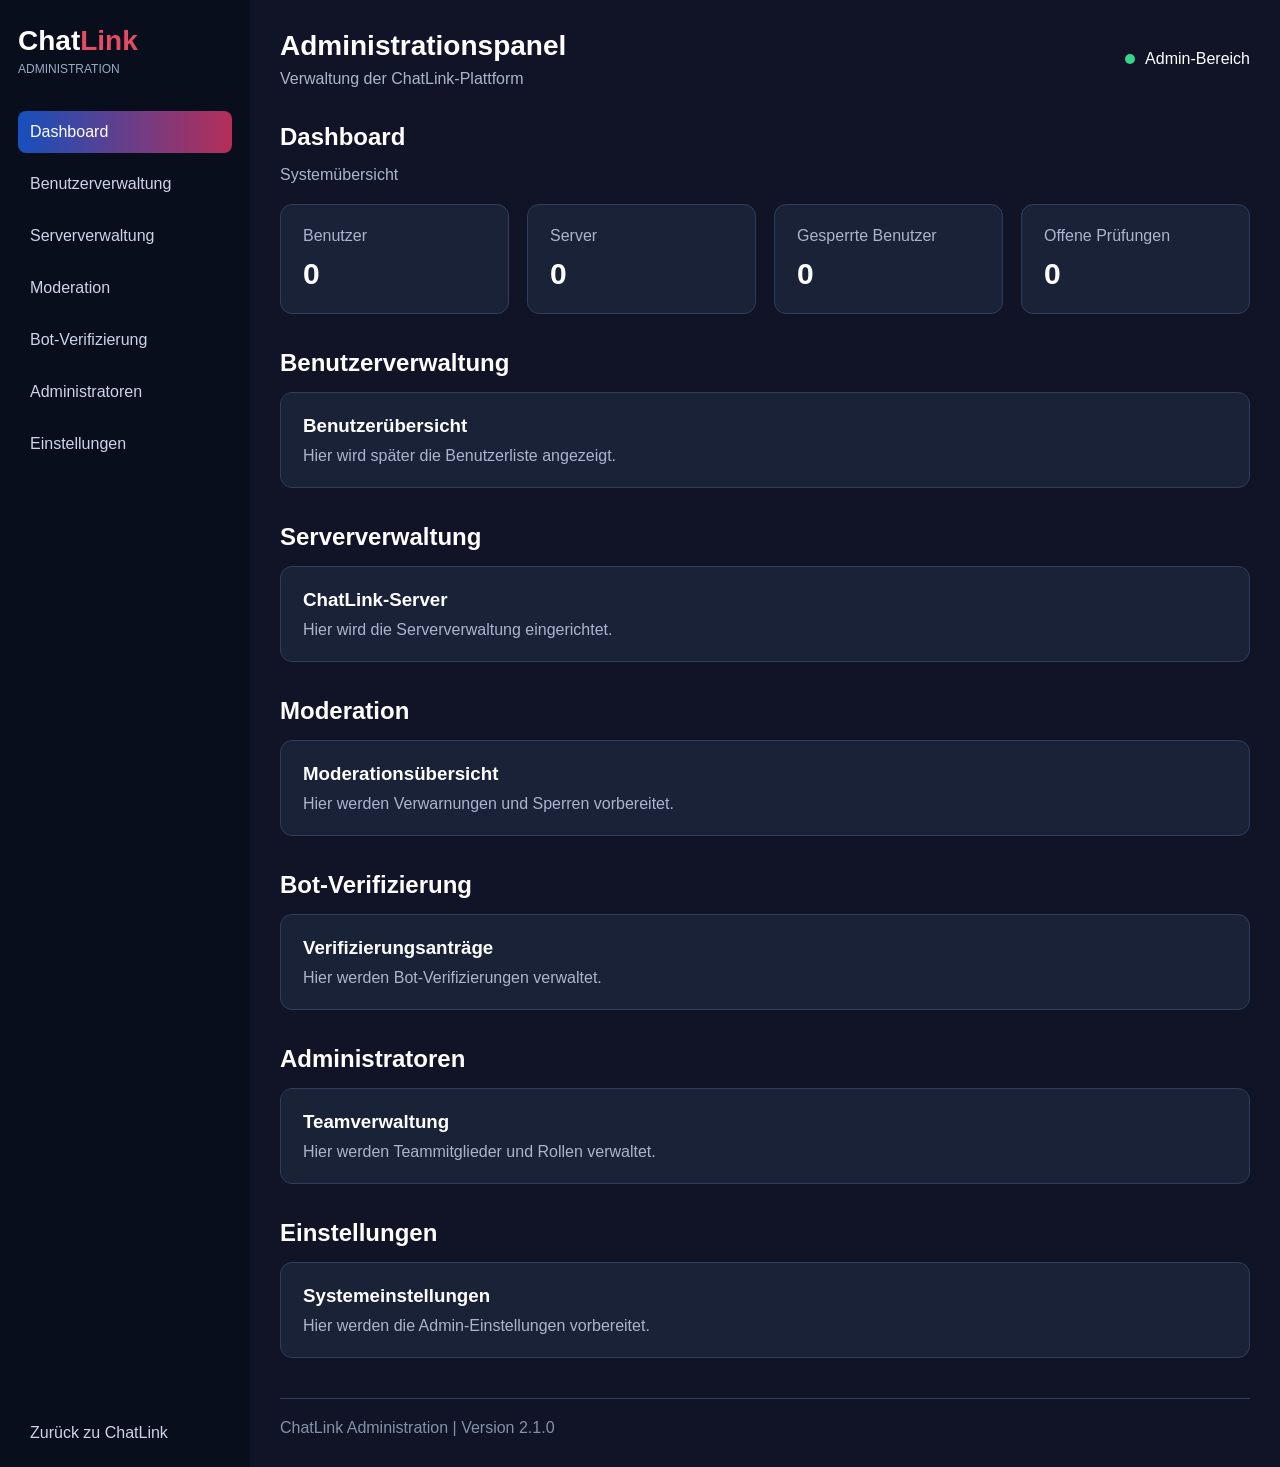
<file: admin/admin.html>
<!DOCTYPE html>
<html lang="de">
<head>
    <meta charset="UTF-8">
    <meta name="viewport" content="width=device-width, initial-scale=1.0">
    <meta name="description" content="ChatLink Administrationspanel">

    <title>ChatLink | Admin Panel</title>

    <link rel="stylesheet" href="admin.css">
    <script src="admin.js" defer></script>
</head>

<body>
    <div class="admin-layout">

        <aside class="sidebar">
            <div class="logo">
                <h2>Chat<span>Link</span></h2>
                <p>ADMINISTRATION</p>
            </div>

            <nav aria-label="Administrationsnavigation">
                <a href="#dashboard" class="active">Dashboard</a>
                <a href="#users">Benutzerverwaltung</a>
                <a href="#servers">Serververwaltung</a>
                <a href="#moderation">Moderation</a>
                <a href="#verification">Bot-Verifizierung</a>
                <a href="#admins">Administratoren</a>
                <a href="#settings">Einstellungen</a>
            </nav>

            <div class="sidebar-bottom">
                <a href="../index.html">Zurück zu ChatLink</a>
            </div>
        </aside>

        <main class="main-content">

            <header class="topbar">
                <div>
                    <h1>Administrationspanel</h1>
                    <p>Verwaltung der ChatLink-Plattform</p>
                </div>

                <div class="admin-profile">
                    <span class="admin-indicator"></span>
                    <span>Admin-Bereich</span>
                </div>
            </header>

            <section id="dashboard" class="section">
                <h2>Dashboard</h2>
                <p>Systemübersicht</p>

                <div class="stats-grid">
                    <article class="stat-card">
                        <p>Benutzer</p>
                        <h3 id="userCount">0</h3>
                    </article>

                    <article class="stat-card">
                        <p>Server</p>
                        <h3 id="serverCount">0</h3>
                    </article>

                    <article class="stat-card">
                        <p>Gesperrte Benutzer</p>
                        <h3 id="bannedCount">0</h3>
                    </article>

                    <article class="stat-card">
                        <p>Offene Prüfungen</p>
                        <h3 id="verificationCount">0</h3>
                    </article>
                </div>
            </section>

            <section id="users" class="section">
                <h2>Benutzerverwaltung</h2>
                <div class="content-card">
                    <h3>Benutzerübersicht</h3>
                    <p>Hier wird später die Benutzerliste angezeigt.</p>
                </div>
            </section>

            <section id="servers" class="section">
                <h2>Serververwaltung</h2>
                <div class="content-card">
                    <h3>ChatLink-Server</h3>
                    <p>Hier wird die Serververwaltung eingerichtet.</p>
                </div>
            </section>

            <section id="moderation" class="section">
                <h2>Moderation</h2>
                <div class="content-card">
                    <h3>Moderationsübersicht</h3>
                    <p>Hier werden Verwarnungen und Sperren vorbereitet.</p>
                </div>
            </section>

            <section id="verification" class="section">
                <h2>Bot-Verifizierung</h2>
                <div class="content-card">
                    <h3>Verifizierungsanträge</h3>
                    <p>Hier werden Bot-Verifizierungen verwaltet.</p>
                </div>
            </section>

            <section id="admins" class="section">
                <h2>Administratoren</h2>
                <div class="content-card">
                    <h3>Teamverwaltung</h3>
                    <p>Hier werden Teammitglieder und Rollen verwaltet.</p>
                </div>
            </section>

            <section id="settings" class="section">
                <h2>Einstellungen</h2>
                <div class="content-card">
                    <h3>Systemeinstellungen</h3>
                    <p>Hier werden die Admin-Einstellungen vorbereitet.</p>
                </div>
            </section>

            <footer>
                <p>ChatLink Administration | Version 2.1.0</p>
            </footer>

        </main>
    </div>
</body>
</html>
</file>
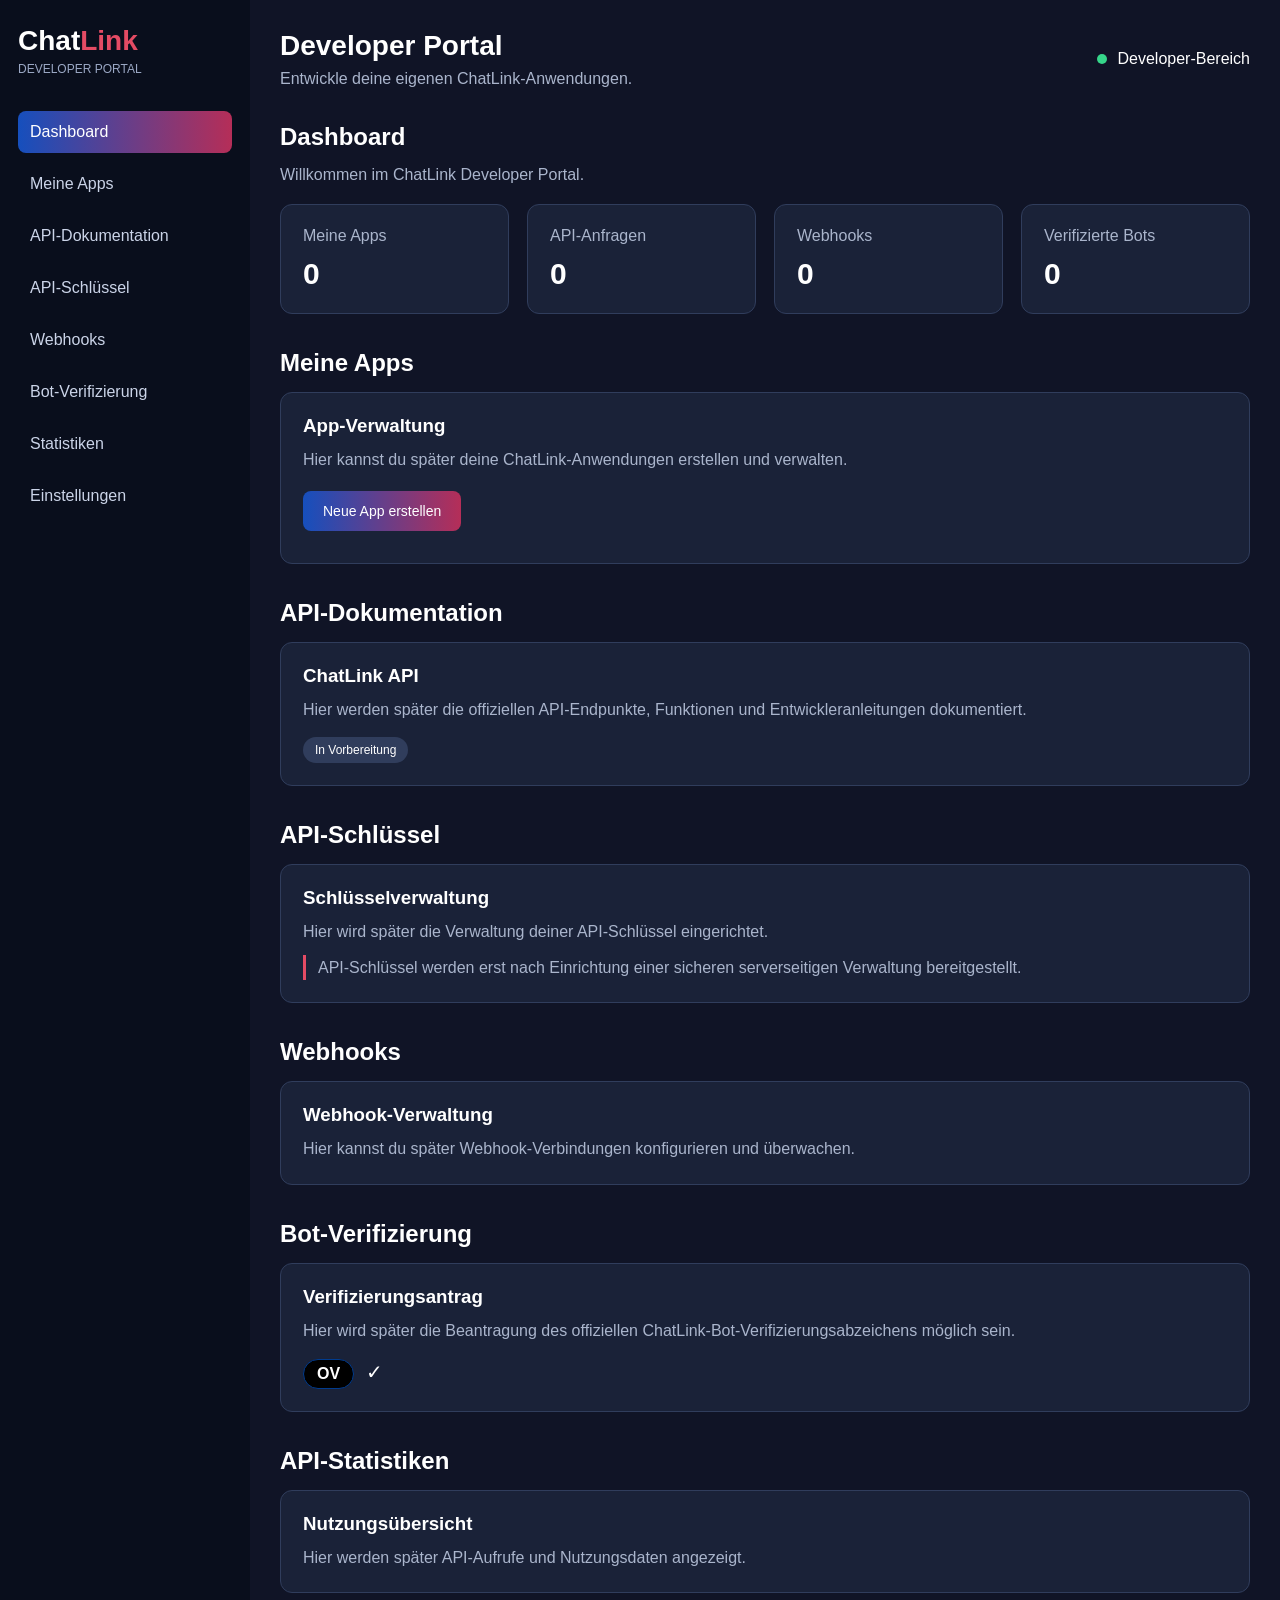
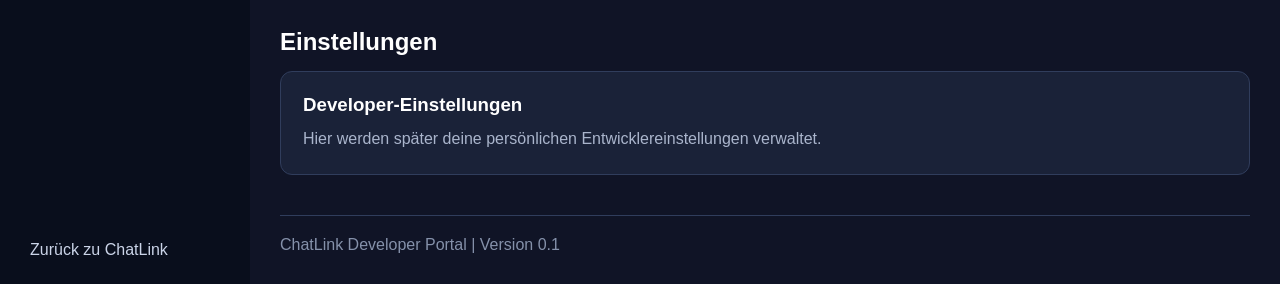
<file: developer/developer.html>
<!DOCTYPE html>
<html lang="de">
<head>
    <meta charset="UTF-8">
    <meta name="viewport" content="width=device-width, initial-scale=1.0">
    <meta name="description" content="ChatLink Developer Portal">

    <title>ChatLink | Developer Portal</title>

    <link rel="stylesheet" href="developer.css">
    <script src="developer.js" defer></script>
</head>

<body>
    <div class="developer-layout">

        <aside class="sidebar">
            <div class="logo">
                <h2>Chat<span>Link</span></h2>
                <p>DEVELOPER PORTAL</p>
            </div>

            <nav aria-label="Developer Navigation">
                <a href="#dashboard" class="active">Dashboard</a>
                <a href="#applications">Meine Apps</a>
                <a href="#api">API-Dokumentation</a>
                <a href="#keys">API-Schlüssel</a>
                <a href="#webhooks">Webhooks</a>
                <a href="#verification">Bot-Verifizierung</a>
                <a href="#statistics">Statistiken</a>
                <a href="#settings">Einstellungen</a>
            </nav>

            <div class="sidebar-bottom">
                <a href="../index.html">Zurück zu ChatLink</a>
            </div>
        </aside>

        <main class="main-content">

            <header class="topbar">
                <div>
                    <h1>Developer Portal</h1>
                    <p>Entwickle deine eigenen ChatLink-Anwendungen.</p>
                </div>

                <div class="developer-profile">
                    <span class="status-indicator"></span>
                    Developer-Bereich
                </div>
            </header>

            <section id="dashboard" class="section">
                <h2>Dashboard</h2>
                <p class="description">
                    Willkommen im ChatLink Developer Portal.
                </p>

                <div class="stats-grid">
                    <article class="stat-card">
                        <p>Meine Apps</p>
                        <h3 id="appCount">0</h3>
                    </article>

                    <article class="stat-card">
                        <p>API-Anfragen</p>
                        <h3 id="apiCount">0</h3>
                    </article>

                    <article class="stat-card">
                        <p>Webhooks</p>
                        <h3 id="webhookCount">0</h3>
                    </article>

                    <article class="stat-card">
                        <p>Verifizierte Bots</p>
                        <h3 id="botCount">0</h3>
                    </article>
                </div>
            </section>

            <section id="applications" class="section">
                <h2>Meine Apps</h2>

                <div class="content-card">
                    <h3>App-Verwaltung</h3>
                    <p>
                        Hier kannst du später deine ChatLink-Anwendungen
                        erstellen und verwalten.
                    </p>

                    <button type="button" id="createAppButton">
                        Neue App erstellen
                    </button>

                    <p id="appMessage" class="message" aria-live="polite"></p>
                </div>
            </section>

            <section id="api" class="section">
                <h2>API-Dokumentation</h2>

                <div class="content-card">
                    <h3>ChatLink API</h3>
                    <p>
                        Hier werden später die offiziellen API-Endpunkte,
                        Funktionen und Entwickleranleitungen dokumentiert.
                    </p>

                    <span class="status-label">In Vorbereitung</span>
                </div>
            </section>

            <section id="keys" class="section">
                <h2>API-Schlüssel</h2>

                <div class="content-card">
                    <h3>Schlüsselverwaltung</h3>
                    <p>
                        Hier wird später die Verwaltung deiner API-Schlüssel
                        eingerichtet.
                    </p>

                    <p class="security-note">
                        API-Schlüssel werden erst nach Einrichtung einer
                        sicheren serverseitigen Verwaltung bereitgestellt.
                    </p>
                </div>
            </section>

            <section id="webhooks" class="section">
                <h2>Webhooks</h2>

                <div class="content-card">
                    <h3>Webhook-Verwaltung</h3>
                    <p>
                        Hier kannst du später Webhook-Verbindungen
                        konfigurieren und überwachen.
                    </p>
                </div>
            </section>

            <section id="verification" class="section">
                <h2>Bot-Verifizierung</h2>

                <div class="content-card">
                    <h3>Verifizierungsantrag</h3>
                    <p>
                        Hier wird später die Beantragung des offiziellen
                        ChatLink-Bot-Verifizierungsabzeichens möglich sein.
                    </p>

                    <span class="verification-badge">
                        OV
                    </span>
                    <span class="verification-check">✓</span>
                </div>
            </section>

            <section id="statistics" class="section">
                <h2>API-Statistiken</h2>

                <div class="content-card">
                    <h3>Nutzungsübersicht</h3>
                    <p>
                        Hier werden später API-Aufrufe und Nutzungsdaten
                        angezeigt.
                    </p>
                </div>
            </section>

            <section id="settings" class="section">
                <h2>Einstellungen</h2>

                <div class="content-card">
                    <h3>Developer-Einstellungen</h3>
                    <p>
                        Hier werden später deine persönlichen
                        Entwicklereinstellungen verwaltet.
                    </p>
                </div>
            </section>

            <footer>
                ChatLink Developer Portal | Version 0.1
            </footer>

        </main>
    </div>
</body>
</html>
</file>
<file: admin/admin.css>
* {
    margin: 0;
    padding: 0;
    box-sizing: border-box;
}

body {
    font-family: Arial, sans-serif;
    background: #101426;
    color: #ffffff;
}

.admin-layout {
    display: flex;
    min-height: 100vh;
}

.sidebar {
    width: 250px;
    background: #090e1c;
    padding: 25px 18px;
    display: flex;
    flex-direction: column;
}

.logo {
    margin-bottom: 35px;
}

.logo h2 {
    font-size: 28px;
}

.logo h2 span {
    color: #e44b64;
}

.logo p {
    color: #9ba8c5;
    font-size: 12px;
    margin-top: 5px;
}

.sidebar nav {
    display: flex;
    flex-direction: column;
    gap: 10px;
}

.sidebar nav a,
.sidebar-bottom a {
    color: #cbd4e8;
    text-decoration: none;
    padding: 12px;
    border-radius: 8px;
}

.sidebar nav a:hover,
.sidebar nav a.active {
    background: linear-gradient(90deg, #164fbd, #b52e58);
    color: #ffffff;
}

.sidebar-bottom {
    margin-top: auto;
}

.main-content {
    flex: 1;
    padding: 30px;
    min-width: 0;
}

.topbar {
    display: flex;
    justify-content: space-between;
    align-items: center;
    gap: 20px;
    margin-bottom: 35px;
}

.topbar h1 {
    font-size: 28px;
    margin-bottom: 8px;
}

.topbar p,
.section > p {
    color: #aab5cc;
}

.admin-profile {
    display: flex;
    align-items: center;
    gap: 10px;
}

.admin-indicator {
    width: 10px;
    height: 10px;
    border-radius: 50%;
    background: #36d68a;
}

.section {
    margin-bottom: 35px;
    scroll-margin-top: 25px;
}

.section h2 {
    margin-bottom: 15px;
}

.stats-grid {
    display: grid;
    grid-template-columns: repeat(4, minmax(0, 1fr));
    gap: 18px;
    margin-top: 20px;
}

.stat-card,
.content-card {
    background: #1a2238;
    border: 1px solid #303d5c;
    border-radius: 12px;
    padding: 22px;
}

.stat-card p {
    color: #aab5cc;
    margin-bottom: 12px;
}

.stat-card h3 {
    font-size: 30px;
}

.content-card p {
    color: #aab5cc;
    margin-top: 10px;
}

footer {
    color: #8591aa;
    border-top: 1px solid #303d5c;
    padding-top: 20px;
    margin-top: 40px;
}

@media (max-width: 900px) {
    .stats-grid {
        grid-template-columns: repeat(2, minmax(0, 1fr));
    }
}

@media (max-width: 600px) {
    .admin-layout {
        flex-direction: column;
    }

    .sidebar {
        width: 100%;
    }

    .main-content {
        padding: 20px;
    }

    .topbar {
        align-items: flex-start;
        flex-direction: column;
    }

    .stats-grid {
        grid-template-columns: 1fr;
    }
}
</file>
<file: developer/developer.css>
* {
    margin: 0;
    padding: 0;
    box-sizing: border-box;
}

body {
    font-family: Arial, sans-serif;
    background: #101426;
    color: #ffffff;
}

.developer-layout {
    display: flex;
    min-height: 100vh;
}

.sidebar {
    width: 250px;
    background: #090e1c;
    padding: 25px 18px;
    display: flex;
    flex-direction: column;
    flex-shrink: 0;
}

.logo {
    margin-bottom: 35px;
}

.logo h2 {
    font-size: 28px;
}

.logo h2 span {
    color: #e44b64;
}

.logo p {
    color: #9ba8c5;
    font-size: 12px;
    margin-top: 5px;
}

.sidebar nav {
    display: flex;
    flex-direction: column;
    gap: 10px;
}

.sidebar nav a,
.sidebar-bottom a {
    color: #cbd4e8;
    text-decoration: none;
    padding: 12px;
    border-radius: 8px;
}

.sidebar nav a:hover,
.sidebar nav a.active {
    background: linear-gradient(90deg, #164fbd, #b52e58);
    color: #ffffff;
}

.sidebar-bottom {
    margin-top: auto;
}

.main-content {
    flex: 1;
    min-width: 0;
    padding: 30px;
}

.topbar {
    display: flex;
    justify-content: space-between;
    align-items: center;
    gap: 20px;
    margin-bottom: 35px;
}

.topbar h1 {
    font-size: 28px;
    margin-bottom: 8px;
}

.topbar p,
.description {
    color: #aab5cc;
}

.developer-profile {
    display: flex;
    align-items: center;
    gap: 10px;
}

.status-indicator {
    width: 10px;
    height: 10px;
    background: #36d68a;
    border-radius: 50%;
}

.section {
    margin-bottom: 35px;
    scroll-margin-top: 25px;
}

.section h2 {
    margin-bottom: 15px;
}

.stats-grid {
    display: grid;
    grid-template-columns: repeat(4, minmax(0, 1fr));
    gap: 18px;
    margin-top: 20px;
}

.stat-card,
.content-card {
    background: #1a2238;
    border: 1px solid #303d5c;
    border-radius: 12px;
    padding: 22px;
}

.stat-card p {
    color: #aab5cc;
    margin-bottom: 12px;
}

.stat-card h3 {
    font-size: 30px;
}

.content-card p {
    color: #aab5cc;
    margin-top: 10px;
    line-height: 1.6;
}

button {
    background: linear-gradient(90deg, #164fbd, #b52e58);
    color: #ffffff;
    border: none;
    border-radius: 8px;
    padding: 12px 20px;
    margin-top: 18px;
    cursor: pointer;
    font-size: 14px;
}

button:hover {
    opacity: 0.85;
}

.message {
    margin-top: 12px;
}

.status-label {
    display: inline-block;
    margin-top: 15px;
    padding: 6px 12px;
    border-radius: 20px;
    background: #303d5c;
    color: #ffffff;
    font-size: 12px;
}

.security-note {
    border-left: 3px solid #e44b64;
    padding-left: 12px;
}

.verification-badge {
    display: inline-block;
    margin-top: 15px;
    padding: 5px 13px;
    background: #000000;
    border: 1px solid #003b8e;
    border-radius: 20px;
    color: #ffffff;
    font-weight: bold;
}

.verification-check {
    color: #ffffff;
    font-size: 20px;
    margin-left: 7px;
}

footer {
    color: #8591aa;
    border-top: 1px solid #303d5c;
    padding-top: 20px;
    margin-top: 40px;
}

@media (max-width: 900px) {
    .stats-grid {
        grid-template-columns: repeat(2, minmax(0, 1fr));
    }
}

@media (max-width: 600px) {
    .developer-layout {
        flex-direction: column;
    }

    .sidebar {
        width: 100%;
    }

    .main-content {
        padding: 20px;
    }

    .topbar {
        align-items: flex-start;
        flex-direction: column;
    }

    .stats-grid {
        grid-template-columns: 1fr;
    }
}
</file>
